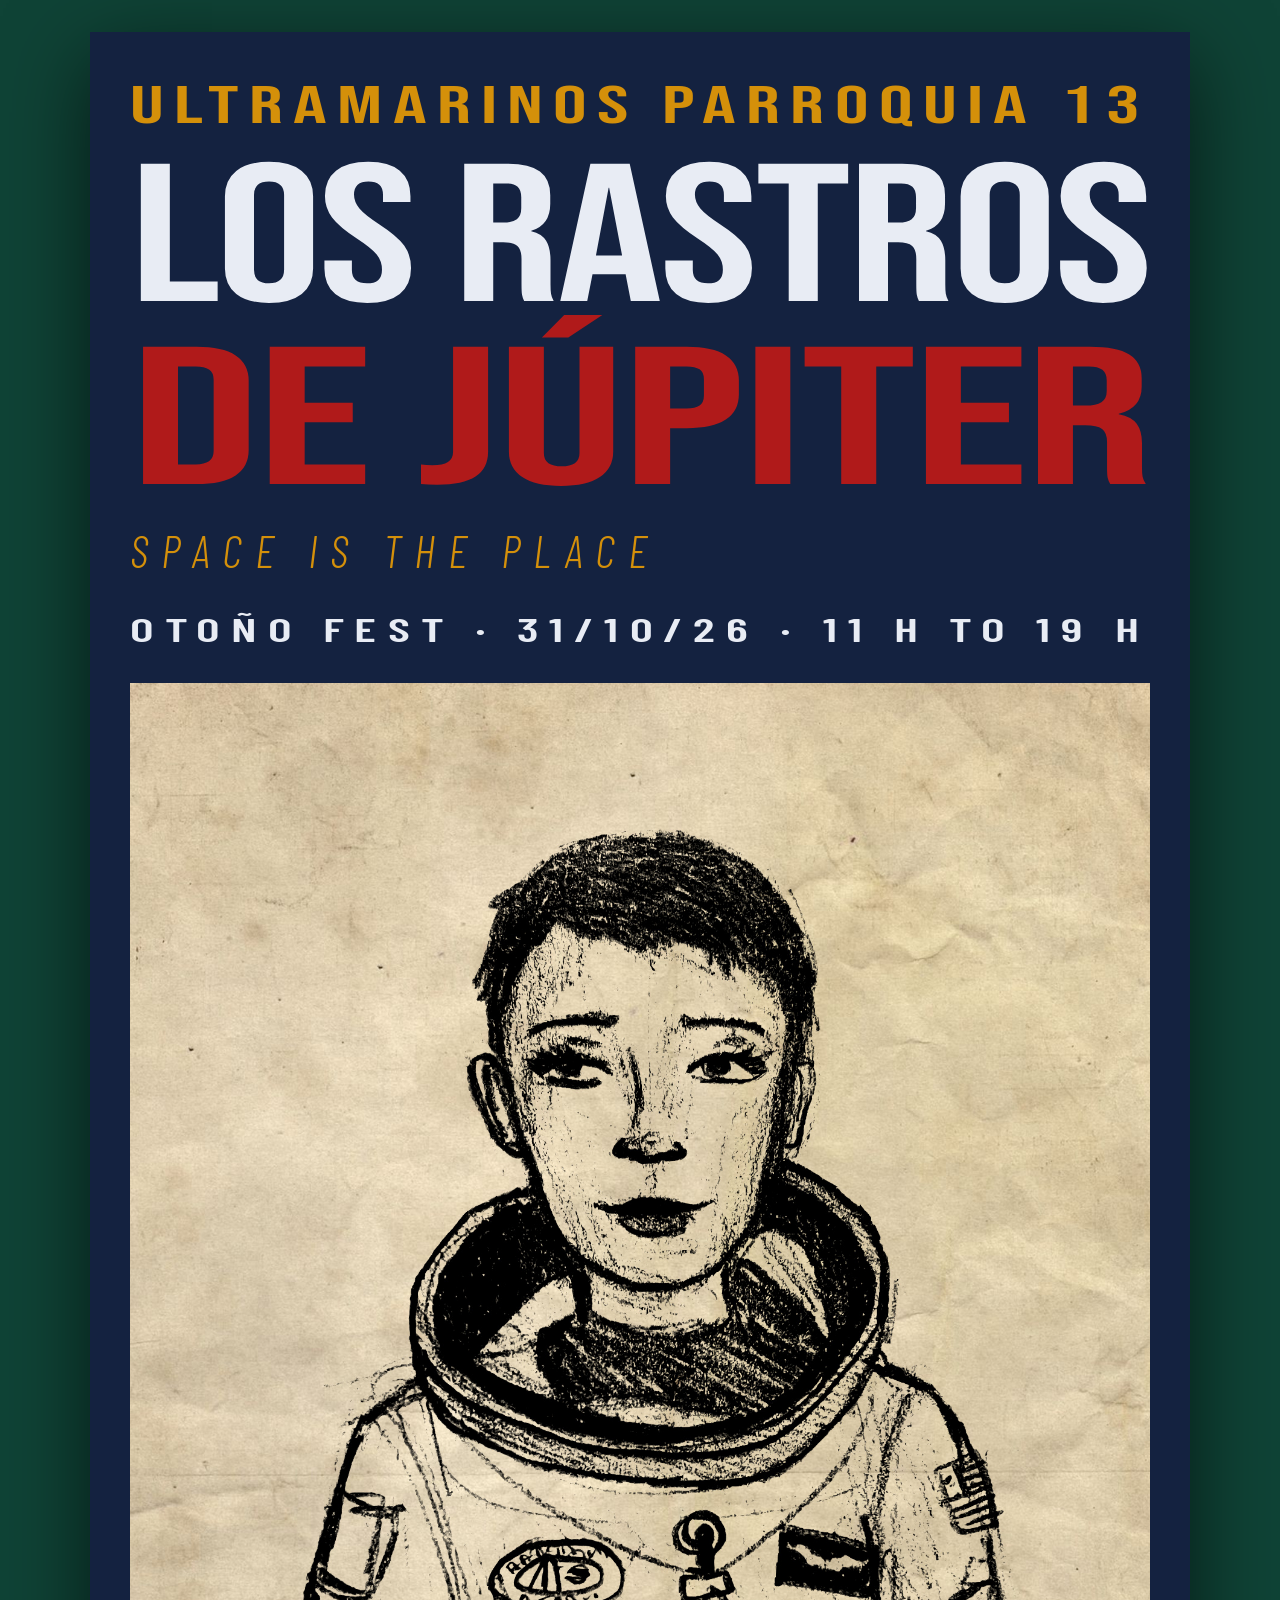
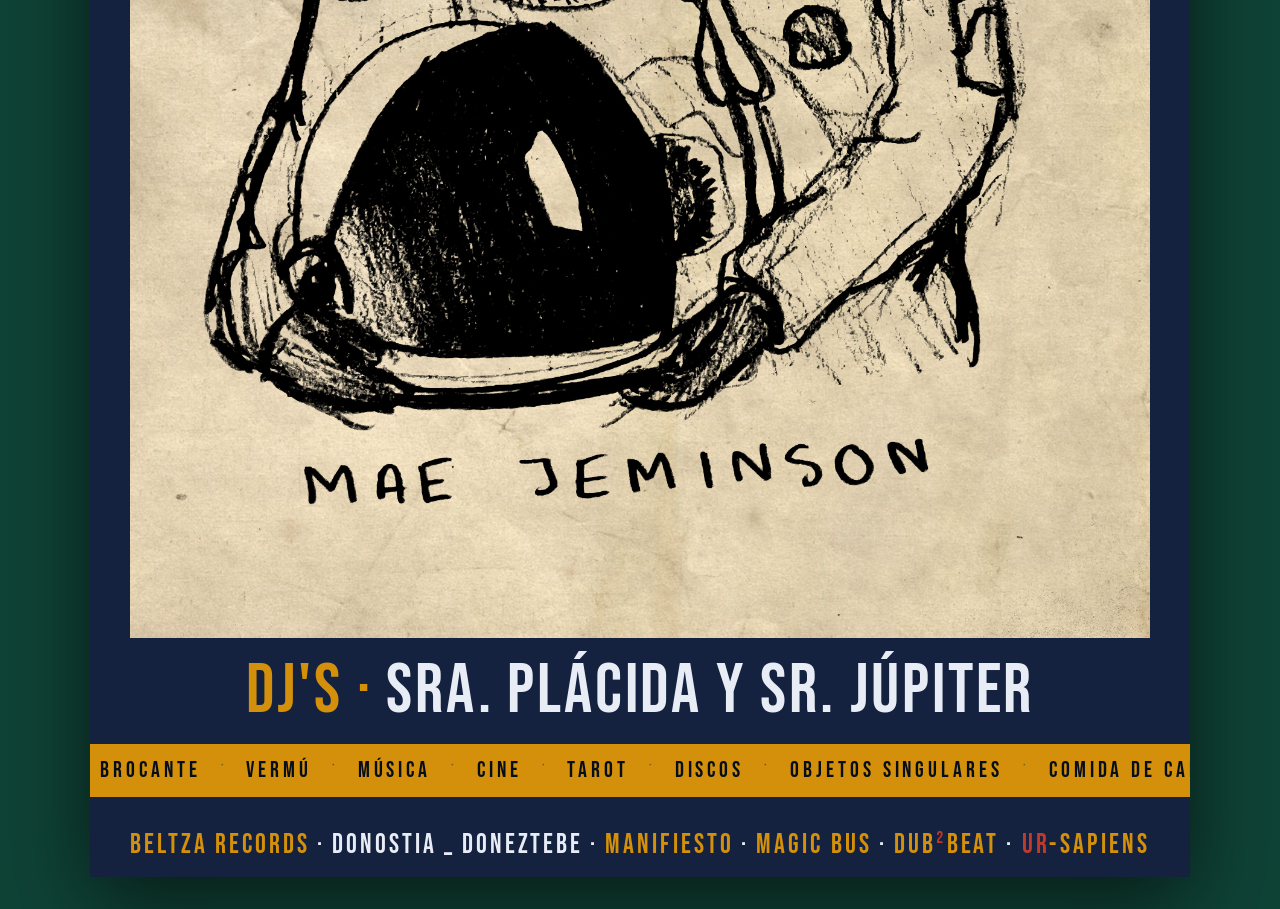
<file: 31-10-26-otono-fest.html>
<!DOCTYPE html>
<html lang="es">
<head>
  <meta charset="UTF-8"/>
  <meta name="viewport" content="width=1100"/>
  <title>Los Rastros de Júpiter — Otoño Fest · Doneztebe · Octubre 2026</title>
  <link href="https://fonts.googleapis.com/css2?family=Bebas+Neue&family=Barlow+Condensed:ital,wght@0,300;0,400;0,600;0,700;1,300;1,400&display=swap" rel="stylesheet"/>
  <link rel="icon" href="logo-p13-circle.svg" type="image/svg+xml">
  <style>
    *, *::before, *::after { margin:0; padding:0; box-sizing:border-box; }
    html, body { width:100%; min-height:100vh; background:#0F4336; overflow-x:hidden; }
    #root { display:flex; flex-direction:column; align-items:center; justify-content:flex-start; padding:32px 16px; }
    a { cursor:pointer; }
  </style>
</head>
<body>
  <div id="root">
    <div id="cartel" style="width:1100px;background:#142240;font-family:'Bebas Neue',sans-serif;overflow:hidden;box-shadow:0 24px 80px rgba(0,0,0,0.6);transform-origin:top center;">

      <!-- ═══ CABECERA ═══════════════════════════════════════════════ -->
      <div style="background:#142240; padding:48px 40px 24px; position:relative;">
        <div id="vertikaltop" style="width:100%;">

          <!-- Nombre del local -->
          <div id="ultramarinos" style="font-size:54px; color:#D4900A; letter-spacing:0.12em; margin-bottom:26px; line-height:1; display:inline-block; transform-origin:left top;">
            ULTRAMARINOS PARROQUIA 13
          </div>

          <!-- Línea 1 del título (color blanco) -->
          <div id="linea1" style="font-size:196px; color:#E8ECF4; letter-spacing:-0.01em; line-height:0.85; display:inline-block; transform-origin:left top;">
            LOS RASTROS
          </div>

          <!-- Línea 2 del título (color rojo) -->
          <div id="linea2" style="font-size:196px; color:#B01A1A; letter-spacing:-0.01em; line-height:0.85; transform-origin:left top; display:inline-block; margin-top:16px;">
            DE JÚPITER
          </div>

          <!-- Eslogan / lema -->
          <div style="font-family:'Barlow Condensed',sans-serif; font-size:46px; color:#D4900A; letter-spacing:0.28em; font-style:italic; font-weight:300; margin-top:18px; line-height:1;">
            SPACE IS THE PLACE
          </div>

          <!-- Línea de fecha y horario -->
          <div id="aniversariolinea" style="font-family:'Barlow Condensed',sans-serif; font-size:32px; color:#E8ECF4; letter-spacing:0.22em; font-weight:600; margin-top:40px; line-height:1; display:inline-block; transform-origin:left top;">
            OTOÑO FEST · 31/10/26 · 11 H TO 19 H
          </div>

        </div>
      </div>

      <!-- ═══ IMAGEN PRINCIPAL ════════════════════════════════════════ -->
      <div style="background:#142240; padding:12px 40px 40px;">
        <img src="rastros-jupiter-31-10-26.jpg" style="display:block; width:100%; height:auto;">

        <!-- Artistas -->
        <div style="padding:18px 40px 0; margin-bottom:-22px; display:flex; justify-content:center;">
          <div style="font-size:70px; white-space:nowrap; line-height:1; letter-spacing:0.04em;">
            <!-- Edita aquí los artistas -->
            <!-- Blanco: nombre · Ámbar: rol/formato · Atenuado: separador + -->
            <span style="color:#D4900A;">DJ'S · </span>
            <span style="color:#E8ECF4;">SRA. PLÁCIDA Y SR. JÚPITER</span>
          </div>
        </div>
      </div>

      <!-- ═══ MARQUEE ÁMBAR ════════════════════════════════════════════ -->
      <div style="background:#D4900A; overflow:hidden; padding-top:13px; padding-bottom:13px;">
        <style>@keyframes marqueeScroll { 0%{transform:translateX(0)} 100%{transform:translateX(-50%)} }</style>
        <div style="display:flex; width:max-content; animation:28s linear 0s infinite normal none running marqueeScroll;">
                    <span style="font-size:22px; color:#060E1C; letter-spacing:0.18em; padding:0 10px; white-space:nowrap;">BROCANTE</span>
          <span style="font-size:14px; color:#142240; letter-spacing:0.18em; padding:0 10px; opacity:0.5; white-space:nowrap;">·</span>
          <span style="font-size:22px; color:#060E1C; letter-spacing:0.18em; padding:0 10px; white-space:nowrap;">VERMÚ</span>
          <span style="font-size:14px; color:#142240; letter-spacing:0.18em; padding:0 10px; opacity:0.5; white-space:nowrap;">·</span>
          <span style="font-size:22px; color:#060E1C; letter-spacing:0.18em; padding:0 10px; white-space:nowrap;">MÚSICA</span>
          <span style="font-size:14px; color:#142240; letter-spacing:0.18em; padding:0 10px; opacity:0.5; white-space:nowrap;">·</span>
          <span style="font-size:22px; color:#060E1C; letter-spacing:0.18em; padding:0 10px; white-space:nowrap;">CINE</span>
          <span style="font-size:14px; color:#142240; letter-spacing:0.18em; padding:0 10px; opacity:0.5; white-space:nowrap;">·</span>
          <span style="font-size:22px; color:#060E1C; letter-spacing:0.18em; padding:0 10px; white-space:nowrap;">TAROT</span>
          <span style="font-size:14px; color:#142240; letter-spacing:0.18em; padding:0 10px; opacity:0.5; white-space:nowrap;">·</span>
          <span style="font-size:22px; color:#060E1C; letter-spacing:0.18em; padding:0 10px; white-space:nowrap;">DISCOS</span>
          <span style="font-size:14px; color:#142240; letter-spacing:0.18em; padding:0 10px; opacity:0.5; white-space:nowrap;">·</span>
          <span style="font-size:22px; color:#060E1C; letter-spacing:0.18em; padding:0 10px; white-space:nowrap;">OBJETOS SINGULARES</span>
          <span style="font-size:14px; color:#142240; letter-spacing:0.18em; padding:0 10px; opacity:0.5; white-space:nowrap;">·</span>
          <span style="font-size:22px; color:#060E1C; letter-spacing:0.18em; padding:0 10px; white-space:nowrap;">COMIDA DE CALIDAD</span>
          <span style="font-size:14px; color:#142240; letter-spacing:0.18em; padding:0 10px; opacity:0.5; white-space:nowrap;">·</span>
          <span style="font-size:22px; color:#060E1C; letter-spacing:0.18em; padding:0 10px; white-space:nowrap;">OTRAS ZARANDAJAS</span>
          <span style="font-size:14px; color:#142240; letter-spacing:0.18em; padding:0 10px; opacity:0.5; white-space:nowrap;">·</span>
          <span style="font-size:22px; color:#060E1C; letter-spacing:0.18em; padding:0 10px; white-space:nowrap;">AMBIENTE FÁCIL</span>
          <span style="font-size:14px; color:#142240; letter-spacing:0.18em; padding:0 10px; opacity:0.5; white-space:nowrap;">·</span>
          <span style="font-size:22px; color:#060E1C; letter-spacing:0.18em; padding:0 10px; white-space:nowrap;">SMART DRESS STYLE</span>
          <span style="font-size:14px; color:#142240; letter-spacing:0.18em; padding:0 10px; opacity:0.5; white-space:nowrap;">·</span>
          <span style="font-size:22px; color:#060E1C; letter-spacing:0.18em; padding:0 10px; white-space:nowrap;">DONEZTEBE</span>
          <span style="font-size:14px; color:#142240; letter-spacing:0.18em; padding:0 10px; opacity:0.5; white-space:nowrap;">·</span>
          <span style="font-size:22px; color:#060E1C; letter-spacing:0.18em; padding:0 10px; white-space:nowrap;">NAFARROA</span>
          <span style="font-size:14px; color:#142240; letter-spacing:0.18em; padding:0 10px; opacity:0.5; white-space:nowrap;">·</span>
          <span style="font-size:22px; color:#060E1C; letter-spacing:0.18em; padding:0 10px; white-space:nowrap;">ULTRAMARINOS PARROQUIA 13</span>
          <span style="font-size:14px; color:#142240; letter-spacing:0.18em; padding:0 10px; opacity:0.5; white-space:nowrap;">·</span>
          <span style="font-size:22px; color:#060E1C; letter-spacing:0.18em; padding:0 10px; white-space:nowrap;">BELTZA EXPERIENCE</span>
          <span style="font-size:14px; color:#142240; letter-spacing:0.18em; padding:0 10px; opacity:0.5; white-space:nowrap;">·</span>
          <span style="font-size:22px; color:#060E1C; letter-spacing:0.18em; padding:0 10px; white-space:nowrap;">AZKEN MUGA OF SOUL</span>
          <span style="font-size:14px; color:#142240; letter-spacing:0.18em; padding:0 10px; opacity:0.5; white-space:nowrap;">·</span>
          <!-- === DUPLICADO PARA LOOP === -->
          <span style="font-size:22px; color:#060E1C; letter-spacing:0.18em; padding:0 10px; white-space:nowrap;">BROCANTE</span>
          <span style="font-size:14px; color:#142240; letter-spacing:0.18em; padding:0 10px; opacity:0.5; white-space:nowrap;">·</span>
          <span style="font-size:22px; color:#060E1C; letter-spacing:0.18em; padding:0 10px; white-space:nowrap;">VERMÚ</span>
          <span style="font-size:14px; color:#142240; letter-spacing:0.18em; padding:0 10px; opacity:0.5; white-space:nowrap;">·</span>
          <span style="font-size:22px; color:#060E1C; letter-spacing:0.18em; padding:0 10px; white-space:nowrap;">MÚSICA</span>
          <span style="font-size:14px; color:#142240; letter-spacing:0.18em; padding:0 10px; opacity:0.5; white-space:nowrap;">·</span>
          <span style="font-size:22px; color:#060E1C; letter-spacing:0.18em; padding:0 10px; white-space:nowrap;">CINE</span>
          <span style="font-size:14px; color:#142240; letter-spacing:0.18em; padding:0 10px; opacity:0.5; white-space:nowrap;">·</span>
          <span style="font-size:22px; color:#060E1C; letter-spacing:0.18em; padding:0 10px; white-space:nowrap;">TAROT</span>
          <span style="font-size:14px; color:#142240; letter-spacing:0.18em; padding:0 10px; opacity:0.5; white-space:nowrap;">·</span>
          <span style="font-size:22px; color:#060E1C; letter-spacing:0.18em; padding:0 10px; white-space:nowrap;">DISCOS</span>
          <span style="font-size:14px; color:#142240; letter-spacing:0.18em; padding:0 10px; opacity:0.5; white-space:nowrap;">·</span>
          <span style="font-size:22px; color:#060E1C; letter-spacing:0.18em; padding:0 10px; white-space:nowrap;">OBJETOS SINGULARES</span>
          <span style="font-size:14px; color:#142240; letter-spacing:0.18em; padding:0 10px; opacity:0.5; white-space:nowrap;">·</span>
          <span style="font-size:22px; color:#060E1C; letter-spacing:0.18em; padding:0 10px; white-space:nowrap;">COMIDA DE CALIDAD</span>
          <span style="font-size:14px; color:#142240; letter-spacing:0.18em; padding:0 10px; opacity:0.5; white-space:nowrap;">·</span>
          <span style="font-size:22px; color:#060E1C; letter-spacing:0.18em; padding:0 10px; white-space:nowrap;">OTRAS ZARANDAJAS</span>
          <span style="font-size:14px; color:#142240; letter-spacing:0.18em; padding:0 10px; opacity:0.5; white-space:nowrap;">·</span>
          <span style="font-size:22px; color:#060E1C; letter-spacing:0.18em; padding:0 10px; white-space:nowrap;">AMBIENTE FÁCIL</span>
          <span style="font-size:14px; color:#142240; letter-spacing:0.18em; padding:0 10px; opacity:0.5; white-space:nowrap;">·</span>
          <span style="font-size:22px; color:#060E1C; letter-spacing:0.18em; padding:0 10px; white-space:nowrap;">SMART DRESS STYLE</span>
          <span style="font-size:14px; color:#142240; letter-spacing:0.18em; padding:0 10px; opacity:0.5; white-space:nowrap;">·</span>
          <span style="font-size:22px; color:#060E1C; letter-spacing:0.18em; padding:0 10px; white-space:nowrap;">DONEZTEBE</span>
          <span style="font-size:14px; color:#142240; letter-spacing:0.18em; padding:0 10px; opacity:0.5; white-space:nowrap;">·</span>
          <span style="font-size:22px; color:#060E1C; letter-spacing:0.18em; padding:0 10px; white-space:nowrap;">NAFARROA</span>
          <span style="font-size:14px; color:#142240; letter-spacing:0.18em; padding:0 10px; opacity:0.5; white-space:nowrap;">·</span>
          <span style="font-size:22px; color:#060E1C; letter-spacing:0.18em; padding:0 10px; white-space:nowrap;">ULTRAMARINOS PARROQUIA 13</span>
          <span style="font-size:14px; color:#142240; letter-spacing:0.18em; padding:0 10px; opacity:0.5; white-space:nowrap;">·</span>
          <span style="font-size:22px; color:#060E1C; letter-spacing:0.18em; padding:0 10px; white-space:nowrap;">BELTZA EXPERIENCE</span>
          <span style="font-size:14px; color:#142240; letter-spacing:0.18em; padding:0 10px; opacity:0.5; white-space:nowrap;">·</span>
          <span style="font-size:22px; color:#060E1C; letter-spacing:0.18em; padding:0 10px; white-space:nowrap;">AZKEN MUGA OF SOUL</span>
          <span style="font-size:14px; color:#142240; letter-spacing:0.18em; padding:0 10px; opacity:0.5; white-space:nowrap;">·</span>
        </div>
      </div>

      <!-- ═══ FOOTER ══════════════════════════════════════════════════ -->
      <div id="footercontainer" style="background:#142240; padding:34px 40px 18px;">
        <div id="footerlinea" style="font-size:28px; display:inline-block; white-space:nowrap; transform-origin:left top; line-height:1; letter-spacing:0.12em; font-family:'Bebas Neue',sans-serif;">
          <a href="https://www.beltzarecords.com" target="_blank" style="color:#D4900A; text-decoration:none;">BELTZA RECORDS</a>
          <span style="color:#E8ECF4;"> · DONOSTIA _ DONEZTEBE · </span>
          <a href="https://beltzaexperience.github.io/Manifiesto-Beltza/" target="_blank" style="color:#D4900A; text-decoration:none;">MANIFIESTO</a>
          <span style="color:#E8ECF4;"> · </span>
          <a href="https://beltzaexperience.github.io/magic-bus/" target="_blank" style="color:#D4900A; text-decoration:none;">MAGIC BUS</a>
          <span style="color:#E8ECF4;"> · </span>
          <a href="https://beltzaexperience.github.io/DUB2BEAT-PHOTOGRAPHY/" target="_blank" style="text-decoration:none;">
            <span style="color:#D4900A;">DUB</span><span style="color:#c0392b;">²</span><span style="color:#D4900A;">BEAT</span>
          </a>
          <span style="color:#E8ECF4;"> · </span>
          <a href="https://beltzaexperience.github.io/UR-SAPIENS/" target="_blank" style="text-decoration:none;">
            <span style="color:#c0392b;">UR</span><span style="color:#D4900A;">-SAPIENS</span>
          </a>
        </div>
      </div>

    </div>
  </div>

  <script>
    function fit() {
      var container = document.getElementById('vertikaltop');
      if (!container) return;
      var targetW = container.getBoundingClientRect().width;
      ['linea1','linea2','ultramarinos','aniversariolinea'].forEach(function(id) {
        var el = document.getElementById(id);
        if (!el) return;
        el.style.transform = 'none';
        var w = el.getBoundingClientRect().width;
        if (w > 0) el.style.transform = 'scaleX(' + (targetW/w) + ')';
      });
      var foot = document.getElementById('footerlinea');
      var footCont = document.getElementById('footercontainer');
      if (foot && footCont) {
        foot.style.transform = 'none';
        var fw = foot.getBoundingClientRect().width;
        var cw = footCont.getBoundingClientRect().width - 80;
        if (fw > 0) foot.style.transform = 'scaleX(' + (cw/fw) + ')';
      }
    }

    function scaleCartel() {
      var cartel = document.getElementById('cartel');
      var wrapper = document.getElementById('root');
      if (!cartel || !wrapper) return;
      var winW = document.documentElement.clientWidth || window.innerWidth;
      cartel.style.transform = 'none';
      cartel.style.transformOrigin = '';
      wrapper.style.height = '';
      wrapper.style.overflow = '';
      wrapper.style.alignItems = '';
      wrapper.style.padding = '32px 16px';
      fit();
      if (winW < 1100) {
        var scale = winW / 1100;
        var naturalH = cartel.offsetHeight;
        wrapper.style.alignItems = 'flex-start';
        wrapper.style.padding = '0';
        wrapper.style.overflow = 'hidden';
        wrapper.style.height = (naturalH * scale) + 'px';
        cartel.style.transformOrigin = 'top left';
        cartel.style.transform = 'scale(' + scale + ')';
      }
    }

    document.fonts.ready.then(scaleCartel);
    window.addEventListener('load', scaleCartel);
    window.addEventListener('resize', scaleCartel);
  </script>
</body>
</html>
</file>
